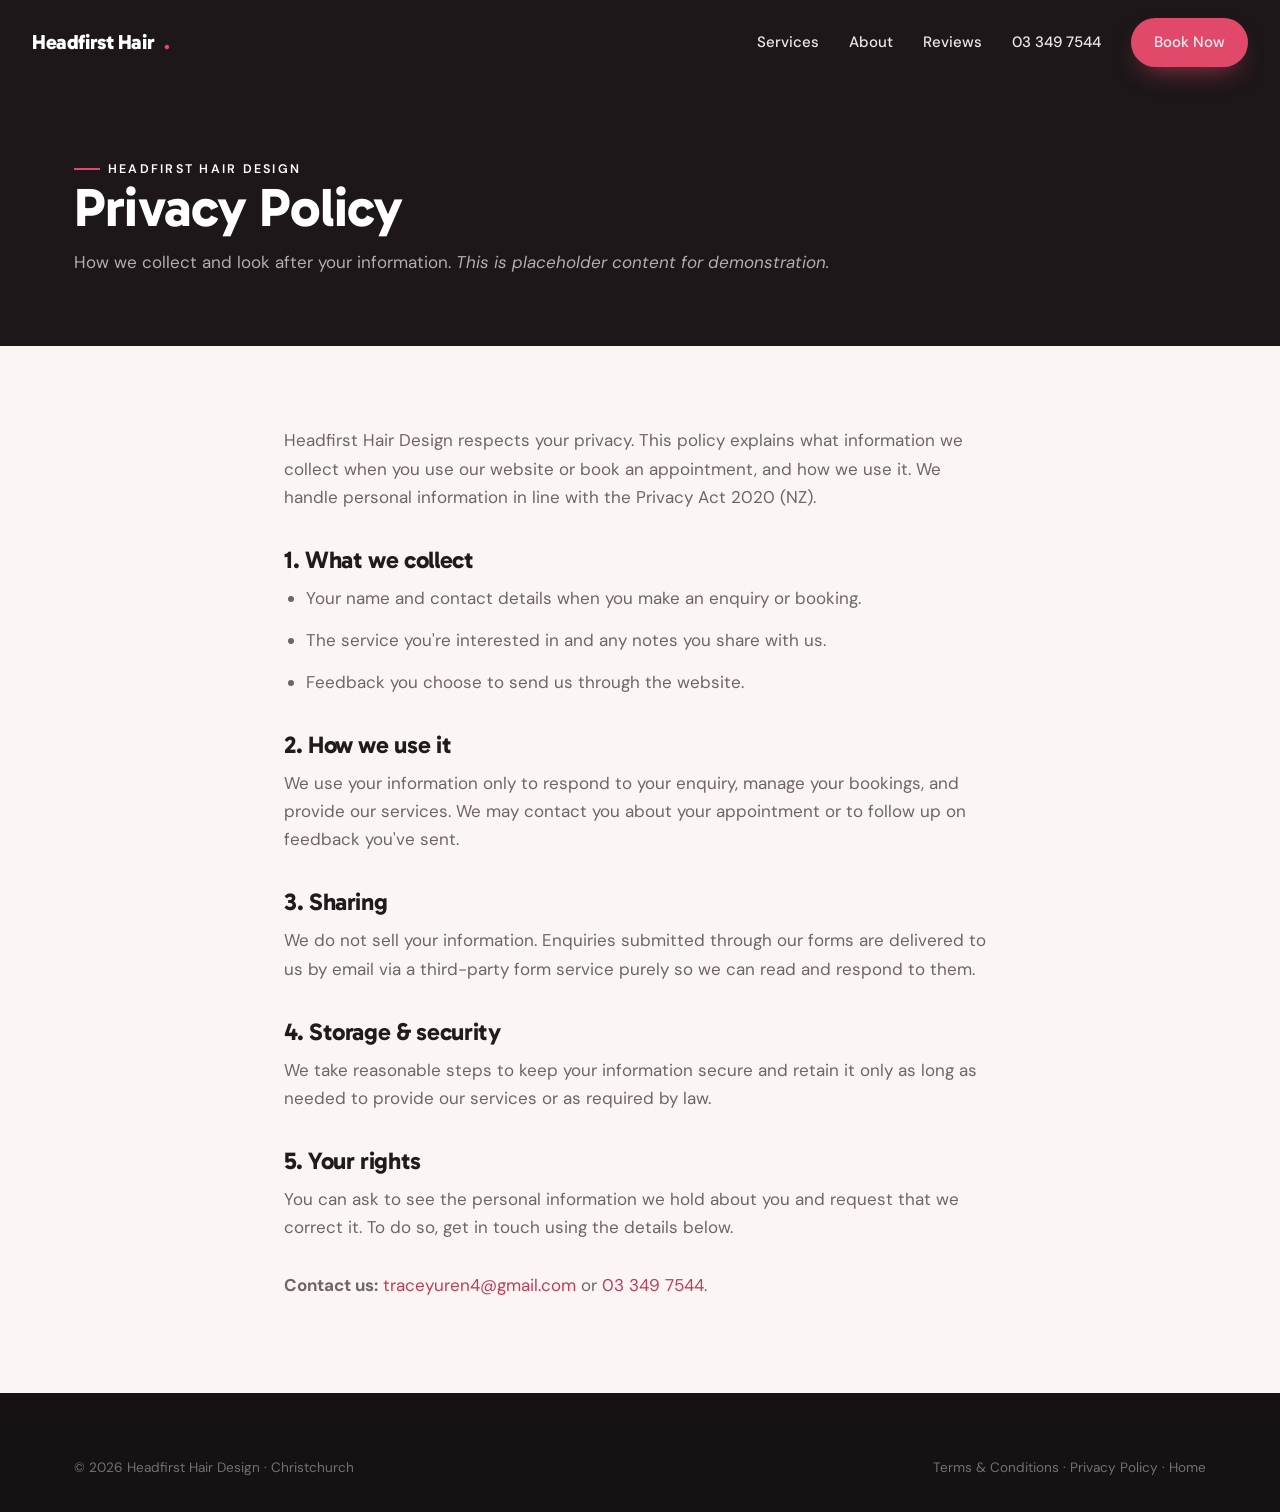
<file: privacy.html>
<!DOCTYPE html>
<html lang="en-NZ">
<head>
<meta charset="UTF-8" />
<meta name="viewport" content="width=device-width, initial-scale=1.0" />
<title>Privacy Policy | Headfirst Hair Design</title>
<meta name="description" content="Privacy policy for Headfirst Hair Design, Christchurch." />
<link rel="icon" href="data:image/svg+xml,%3Csvg xmlns='http://www.w3.org/2000/svg' viewBox='0 0 100 100'%3E%3Crect width='100' height='100' rx='22' fill='%231d1719'/%3E%3Ctext x='50' y='70' font-family='Arial,sans-serif' font-size='58' font-weight='bold' text-anchor='middle' fill='%23e1496a'%3EH%3C/text%3E%3C/svg%3E" />
<link rel="preconnect" href="https://fonts.googleapis.com" />
<link rel="preconnect" href="https://fonts.gstatic.com" crossorigin />
<link href="https://fonts.googleapis.com/css2?family=Gabarito:wght@500;600;700;800&family=DM+Sans:opsz,wght@9..40,400;9..40,500;9..40,600;9..40,700&display=swap" rel="stylesheet" />
<link rel="stylesheet" href="styles.css" />
</head>
<body>

<nav class="nav scrolled">
  <a href="index.html" class="nav__brand">Headfirst Hair<span class="dot">.</span></a>
  <div class="nav__links">
    <a href="index.html#services">Services</a>
    <a href="index.html#about">About</a>
    <a href="index.html#reviews">Reviews</a>
    <a href="tel:+6433497544" class="nav__phone">03 349 7544</a>
    <a href="index.html#contact" class="btn btn--primary nav__cta">Book Now</a>
  </div>
</nav>

<header class="subpage-hero">
  <div class="container">
    <span class="eyebrow hero__eyebrow">Headfirst Hair Design</span>
    <h1>Privacy Policy</h1>
    <p>How we collect and look after your information. <em>This is placeholder content for demonstration.</em></p>
  </div>
</header>

<main class="prose">
  <p>Headfirst Hair Design respects your privacy. This policy explains what information we collect when you use our website or book an appointment, and how we use it. We handle personal information in line with the Privacy Act 2020 (NZ).</p>

  <h2>1. What we collect</h2>
  <ul>
    <li>Your name and contact details when you make an enquiry or booking.</li>
    <li>The service you're interested in and any notes you share with us.</li>
    <li>Feedback you choose to send us through the website.</li>
  </ul>

  <h2>2. How we use it</h2>
  <p>We use your information only to respond to your enquiry, manage your bookings, and provide our services. We may contact you about your appointment or to follow up on feedback you've sent.</p>

  <h2>3. Sharing</h2>
  <p>We do not sell your information. Enquiries submitted through our forms are delivered to us by email via a third-party form service purely so we can read and respond to them.</p>

  <h2>4. Storage &amp; security</h2>
  <p>We take reasonable steps to keep your information secure and retain it only as long as needed to provide our services or as required by law.</p>

  <h2>5. Your rights</h2>
  <p>You can ask to see the personal information we hold about you and request that we correct it. To do so, get in touch using the details below.</p>

  <p style="margin-top:30px;"><strong>Contact us:</strong> <a href="mailto:traceyuren4@gmail.com" style="color:var(--accent-deep);">traceyuren4@gmail.com</a> or <a href="tel:+6433497544" style="color:var(--accent-deep);">03 349 7544</a>.</p>
</main>

<footer class="footer">
  <div class="container">
    <div class="footer__bottom" style="border-top:0;padding-top:0;">
      <span>© <span id="year">2026</span> Headfirst Hair Design · Christchurch</span>
      <span><a href="terms.html">Terms &amp; Conditions</a> · <a href="privacy.html">Privacy Policy</a> · <a href="index.html">Home</a></span>
    </div>
  </div>
</footer>

<script src="app.js"></script>
</body>
</html>
</file>
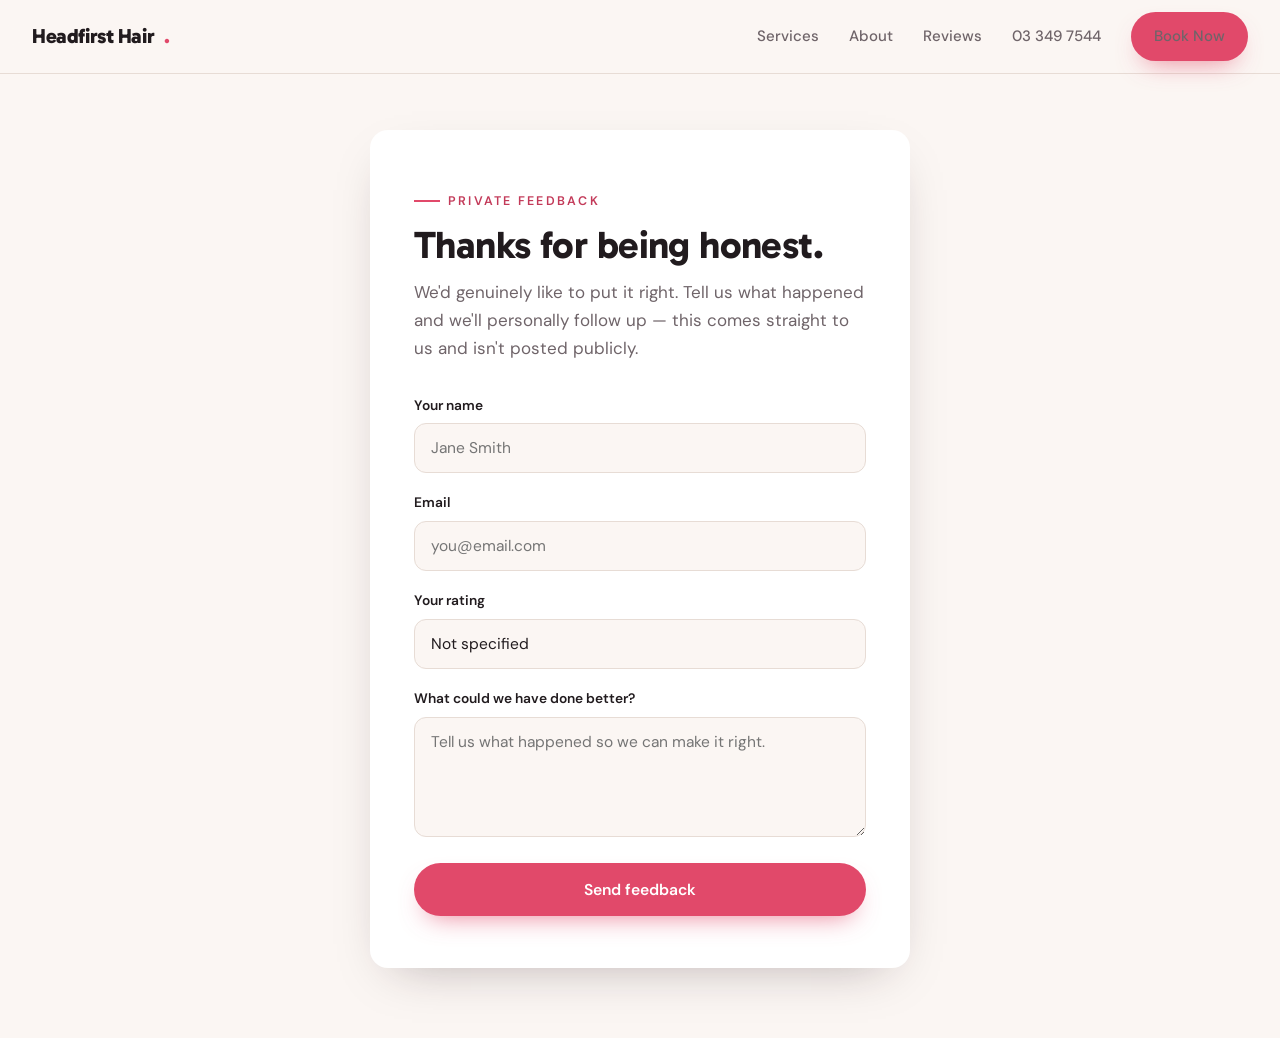
<file: private.html>
<!DOCTYPE html>
<html lang="en-NZ">
<head>
<meta charset="UTF-8" />
<meta name="viewport" content="width=device-width, initial-scale=1.0" />
<title>Tell Us More | Headfirst Hair Design</title>
<meta name="description" content="Share your feedback privately with Headfirst Hair Design." />
<link rel="icon" href="data:image/svg+xml,%3Csvg xmlns='http://www.w3.org/2000/svg' viewBox='0 0 100 100'%3E%3Crect width='100' height='100' rx='22' fill='%231d1719'/%3E%3Ctext x='50' y='70' font-family='Arial,sans-serif' font-size='58' font-weight='bold' text-anchor='middle' fill='%23e1496a'%3EH%3C/text%3E%3C/svg%3E" />
<link rel="preconnect" href="https://fonts.googleapis.com" />
<link rel="preconnect" href="https://fonts.gstatic.com" crossorigin />
<link href="https://fonts.googleapis.com/css2?family=Gabarito:wght@500;600;700;800&family=DM+Sans:opsz,wght@9..40,400;9..40,500;9..40,600;9..40,700&display=swap" rel="stylesheet" />
<link rel="stylesheet" href="styles.css" />
</head>
<body>

<nav class="nav scrolled">
  <a href="index.html" class="nav__brand">Headfirst Hair<span class="dot">.</span></a>
  <div class="nav__links">
    <a href="index.html#services">Services</a>
    <a href="index.html#about">About</a>
    <a href="index.html#reviews">Reviews</a>
    <a href="tel:+6433497544" class="nav__phone">03 349 7544</a>
    <a href="index.html#contact" class="btn btn--primary nav__cta">Book Now</a>
  </div>
</nav>

<main class="review-wrap">
  <div class="review-card" style="text-align:left;">
    <span class="eyebrow">Private feedback</span>
    <h1 style="margin-top:14px;">Thanks for being honest.</h1>
    <p>We'd genuinely like to put it right. Tell us what happened and we'll personally follow up — this comes straight to us and isn't posted publicly.</p>

    <form id="feedbackForm" action="https://formsubmit.co/traceyuren4@gmail.com" method="POST">
      <input type="hidden" name="_subject" value="Private feedback — Headfirst Hair Design" />
      <input type="hidden" name="_captcha" value="false" />
      <input type="hidden" name="_template" value="table" />
      <div class="field">
        <label for="name">Your name</label>
        <input id="name" name="name" type="text" placeholder="Jane Smith" required />
      </div>
      <div class="field">
        <label for="email">Email</label>
        <input id="email" name="email" type="email" placeholder="you@email.com" required />
      </div>
      <div class="field">
        <label for="rating">Your rating</label>
        <input id="rating" name="rating" type="text" readonly />
      </div>
      <div class="field">
        <label for="feedback">What could we have done better?</label>
        <textarea id="feedback" name="feedback" placeholder="Tell us what happened so we can make it right." required></textarea>
      </div>
      <button type="submit" class="btn btn--primary btn--block">Send feedback</button>
    </form>

    <div id="successState" class="success-box" style="display:none;">
      Thank you — your feedback has been sent straight to Tracey. We'll be in touch soon.
    </div>
  </div>
</main>

<script>
  // Pre-fill rating from URL (?rating=X)
  var params = new URLSearchParams(window.location.search);
  var rating = params.get("rating");
  var ratingField = document.getElementById("rating");
  if (rating && /^[1-5]$/.test(rating)) {
    ratingField.value = rating + " out of 5 stars";
  } else {
    ratingField.value = "Not specified";
  }

  // Show success state after submit (FormSubmit AJAX endpoint)
  var form = document.getElementById("feedbackForm");
  form.addEventListener("submit", function (e) {
    e.preventDefault();
    var data = new FormData(form);
    fetch("https://formsubmit.co/ajax/traceyuren4@gmail.com", {
      method: "POST",
      headers: { "Accept": "application/json" },
      body: data
    }).then(function () {
      form.style.display = "none";
      document.getElementById("successState").style.display = "block";
    }).catch(function () {
      // Fallback: submit normally
      form.removeEventListener("submit", arguments.callee);
      form.submit();
    });
  });
</script>
</body>
</html>
</file>
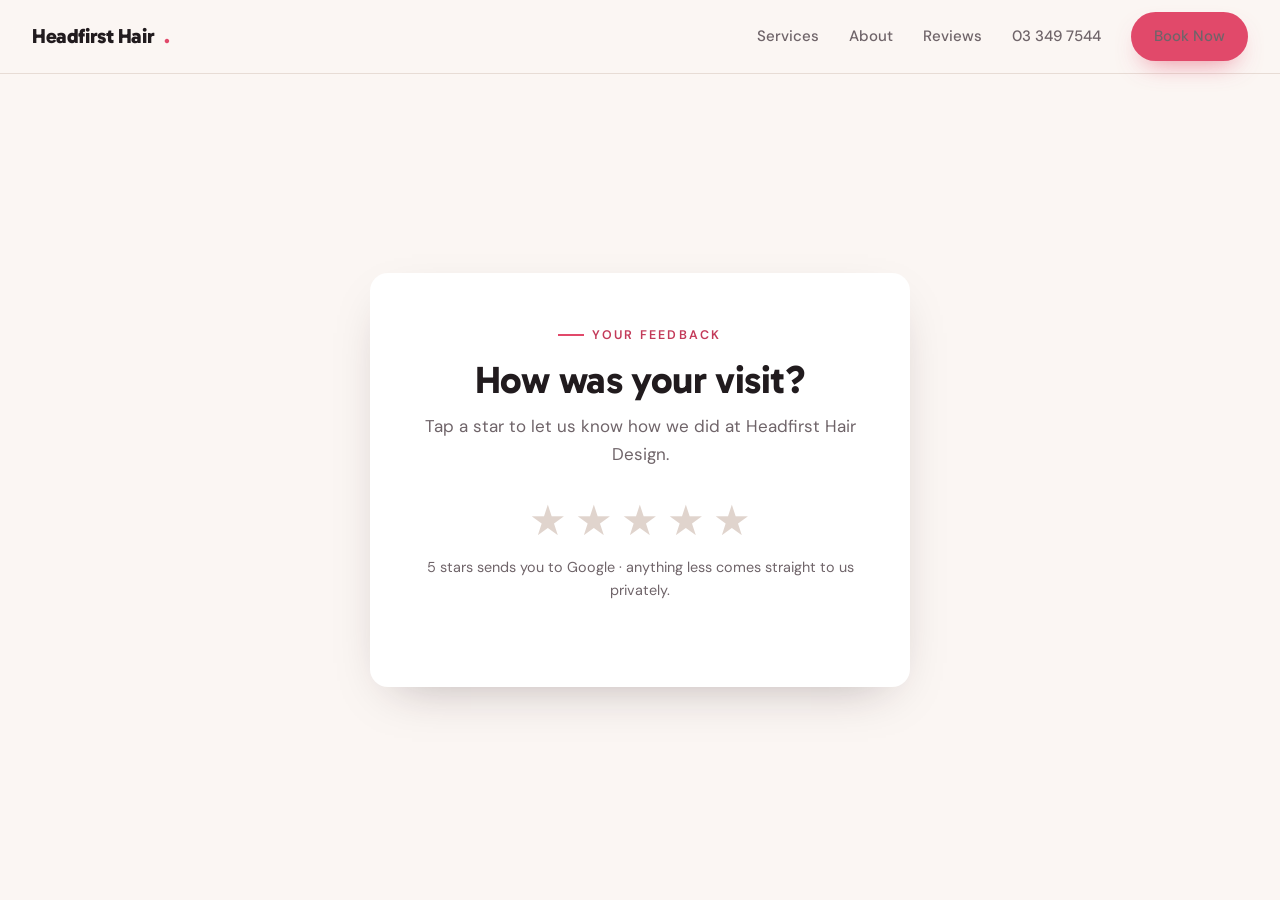
<file: review.html>
<!DOCTYPE html>
<html lang="en-NZ">
<head>
<meta charset="UTF-8" />
<meta name="viewport" content="width=device-width, initial-scale=1.0" />
<title>Leave a Review | Headfirst Hair Design</title>
<meta name="description" content="Tell us how your visit to Headfirst Hair Design went." />
<link rel="icon" href="data:image/svg+xml,%3Csvg xmlns='http://www.w3.org/2000/svg' viewBox='0 0 100 100'%3E%3Crect width='100' height='100' rx='22' fill='%231d1719'/%3E%3Ctext x='50' y='70' font-family='Arial,sans-serif' font-size='58' font-weight='bold' text-anchor='middle' fill='%23e1496a'%3EH%3C/text%3E%3C/svg%3E" />
<link rel="preconnect" href="https://fonts.googleapis.com" />
<link rel="preconnect" href="https://fonts.gstatic.com" crossorigin />
<link href="https://fonts.googleapis.com/css2?family=Gabarito:wght@500;600;700;800&family=DM+Sans:opsz,wght@9..40,400;9..40,500;9..40,600;9..40,700&display=swap" rel="stylesheet" />
<link rel="stylesheet" href="styles.css" />
</head>
<body>

<nav class="nav scrolled">
  <a href="index.html" class="nav__brand">Headfirst Hair<span class="dot">.</span></a>
  <div class="nav__links">
    <a href="index.html#services">Services</a>
    <a href="index.html#about">About</a>
    <a href="index.html#reviews">Reviews</a>
    <a href="tel:+6433497544" class="nav__phone">03 349 7544</a>
    <a href="index.html#contact" class="btn btn--primary nav__cta">Book Now</a>
  </div>
</nav>

<main class="review-wrap">
  <div class="review-card">
    <span class="eyebrow" style="justify-content:center;display:flex;">Your feedback</span>
    <h1 style="margin-top:14px;">How was your visit?</h1>
    <p>Tap a star to let us know how we did at Headfirst Hair Design.</p>
    <div class="star-pick" id="stars">
      <button data-rating="5" aria-label="5 stars">★</button>
      <button data-rating="4" aria-label="4 stars">★</button>
      <button data-rating="3" aria-label="3 stars">★</button>
      <button data-rating="2" aria-label="2 stars">★</button>
      <button data-rating="1" aria-label="1 star">★</button>
    </div>
    <p class="review-hint">5 stars sends you to Google · anything less comes straight to us privately.</p>
  </div>
</main>

<script>
  // 4-5 stars -> Google review. 1-3 stars -> private feedback page.
  var GOOGLE_REVIEW_URL = "https://g.page/r/PLACEHOLDER";
  document.getElementById("stars").addEventListener("click", function (e) {
    var btn = e.target.closest("button[data-rating]");
    if (!btn) return;
    var rating = parseInt(btn.getAttribute("data-rating"), 10);
    // light up
    var all = this.querySelectorAll("button");
    all.forEach(function (b) { b.classList.remove("lit"); });
    btn.classList.add("lit");
    setTimeout(function () {
      if (rating >= 4) {
        window.location.href = GOOGLE_REVIEW_URL;
      } else {
        window.location.href = "private.html?rating=" + rating;
      }
    }, 280);
  });
</script>
</body>
</html>
</file>
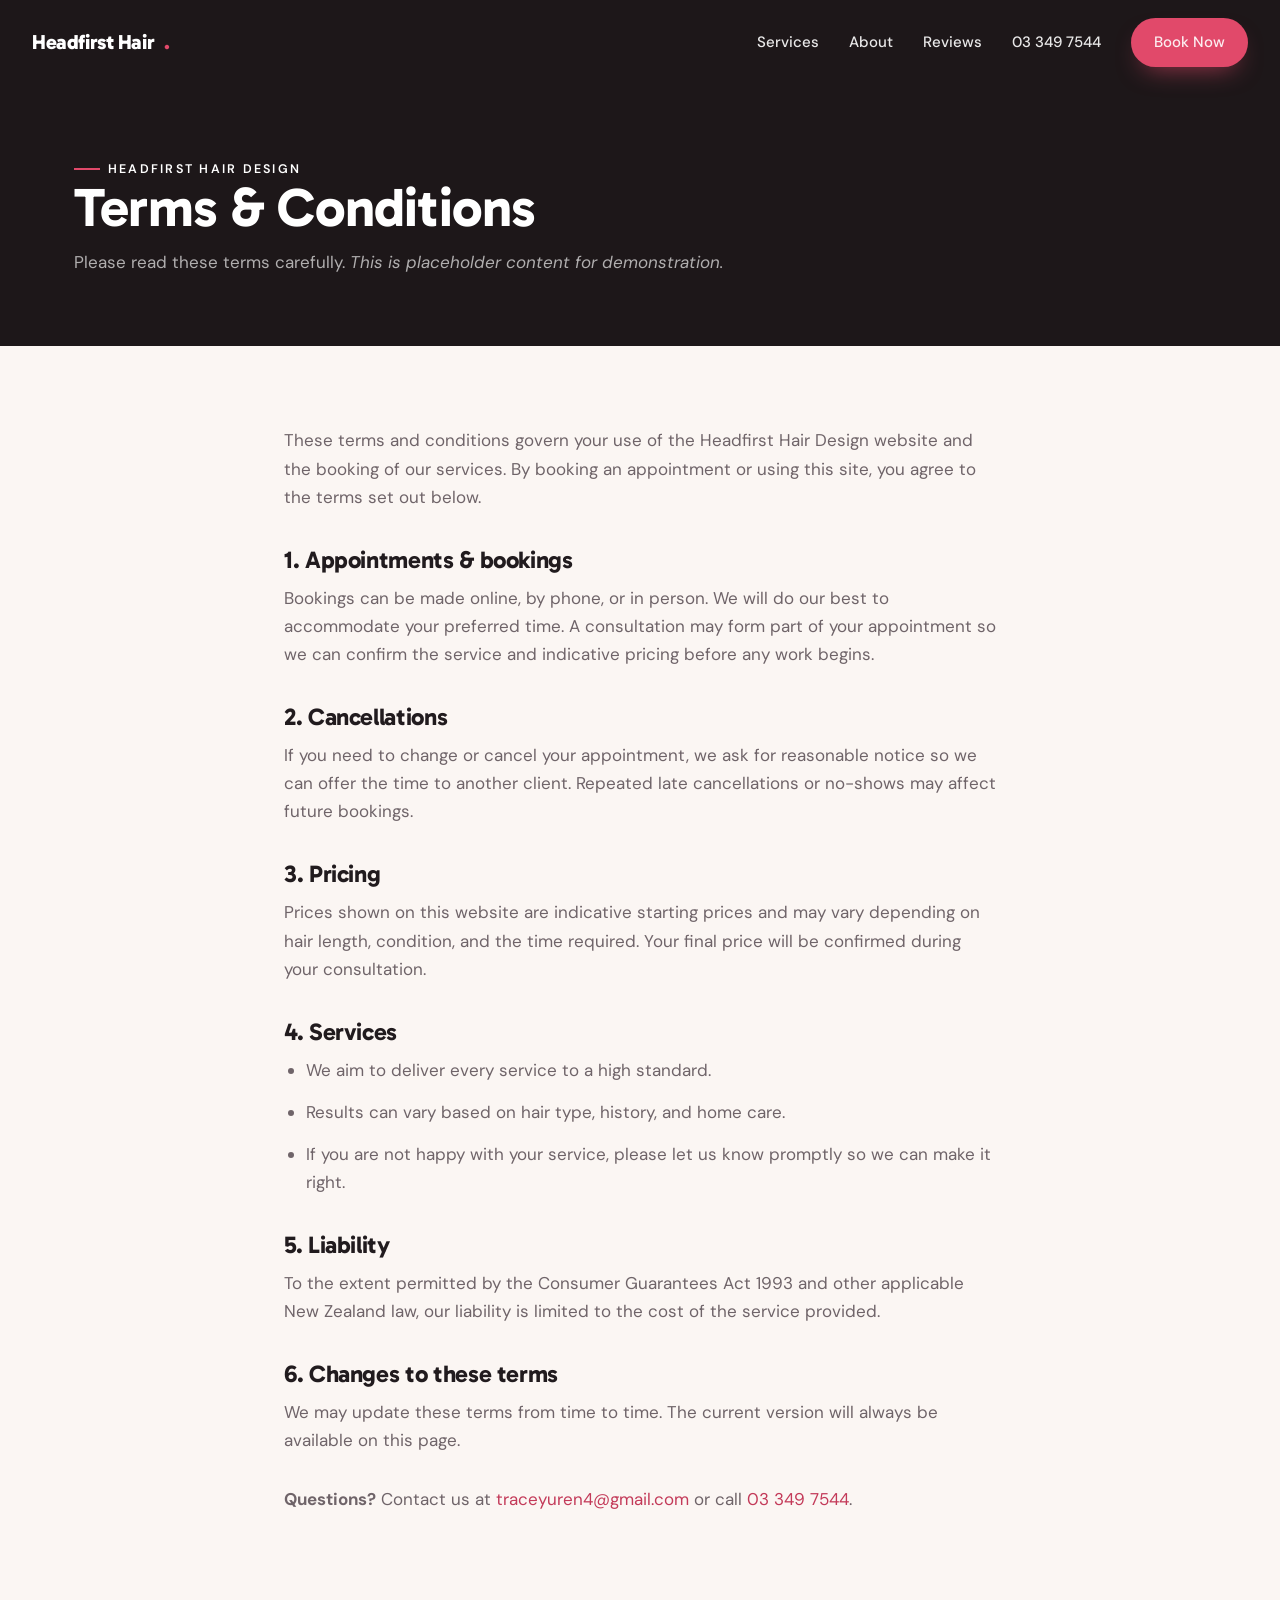
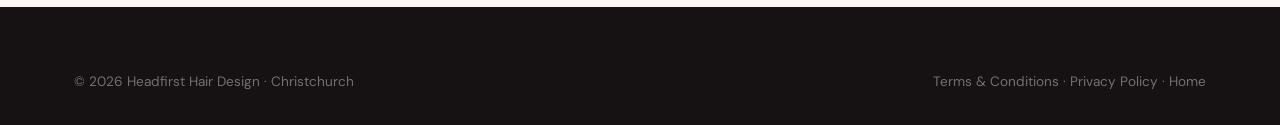
<file: terms.html>
<!DOCTYPE html>
<html lang="en-NZ">
<head>
<meta charset="UTF-8" />
<meta name="viewport" content="width=device-width, initial-scale=1.0" />
<title>Terms &amp; Conditions | Headfirst Hair Design</title>
<meta name="description" content="Terms and conditions for Headfirst Hair Design, Christchurch." />
<link rel="icon" href="data:image/svg+xml,%3Csvg xmlns='http://www.w3.org/2000/svg' viewBox='0 0 100 100'%3E%3Crect width='100' height='100' rx='22' fill='%231d1719'/%3E%3Ctext x='50' y='70' font-family='Arial,sans-serif' font-size='58' font-weight='bold' text-anchor='middle' fill='%23e1496a'%3EH%3C/text%3E%3C/svg%3E" />
<link rel="preconnect" href="https://fonts.googleapis.com" />
<link rel="preconnect" href="https://fonts.gstatic.com" crossorigin />
<link href="https://fonts.googleapis.com/css2?family=Gabarito:wght@500;600;700;800&family=DM+Sans:opsz,wght@9..40,400;9..40,500;9..40,600;9..40,700&display=swap" rel="stylesheet" />
<link rel="stylesheet" href="styles.css" />
</head>
<body>

<nav class="nav scrolled">
  <a href="index.html" class="nav__brand">Headfirst Hair<span class="dot">.</span></a>
  <div class="nav__links">
    <a href="index.html#services">Services</a>
    <a href="index.html#about">About</a>
    <a href="index.html#reviews">Reviews</a>
    <a href="tel:+6433497544" class="nav__phone">03 349 7544</a>
    <a href="index.html#contact" class="btn btn--primary nav__cta">Book Now</a>
  </div>
</nav>

<header class="subpage-hero">
  <div class="container">
    <span class="eyebrow hero__eyebrow">Headfirst Hair Design</span>
    <h1>Terms &amp; Conditions</h1>
    <p>Please read these terms carefully. <em>This is placeholder content for demonstration.</em></p>
  </div>
</header>

<main class="prose">
  <p>These terms and conditions govern your use of the Headfirst Hair Design website and the booking of our services. By booking an appointment or using this site, you agree to the terms set out below.</p>

  <h2>1. Appointments &amp; bookings</h2>
  <p>Bookings can be made online, by phone, or in person. We will do our best to accommodate your preferred time. A consultation may form part of your appointment so we can confirm the service and indicative pricing before any work begins.</p>

  <h2>2. Cancellations</h2>
  <p>If you need to change or cancel your appointment, we ask for reasonable notice so we can offer the time to another client. Repeated late cancellations or no-shows may affect future bookings.</p>

  <h2>3. Pricing</h2>
  <p>Prices shown on this website are indicative starting prices and may vary depending on hair length, condition, and the time required. Your final price will be confirmed during your consultation.</p>

  <h2>4. Services</h2>
  <ul>
    <li>We aim to deliver every service to a high standard.</li>
    <li>Results can vary based on hair type, history, and home care.</li>
    <li>If you are not happy with your service, please let us know promptly so we can make it right.</li>
  </ul>

  <h2>5. Liability</h2>
  <p>To the extent permitted by the Consumer Guarantees Act 1993 and other applicable New Zealand law, our liability is limited to the cost of the service provided.</p>

  <h2>6. Changes to these terms</h2>
  <p>We may update these terms from time to time. The current version will always be available on this page.</p>

  <p style="margin-top:30px;"><strong>Questions?</strong> Contact us at <a href="mailto:traceyuren4@gmail.com" style="color:var(--accent-deep);">traceyuren4@gmail.com</a> or call <a href="tel:+6433497544" style="color:var(--accent-deep);">03 349 7544</a>.</p>
</main>

<footer class="footer">
  <div class="container">
    <div class="footer__bottom" style="border-top:0;padding-top:0;">
      <span>© <span id="year">2026</span> Headfirst Hair Design · Christchurch</span>
      <span><a href="terms.html">Terms &amp; Conditions</a> · <a href="privacy.html">Privacy Policy</a> · <a href="index.html">Home</a></span>
    </div>
  </div>
</footer>

<script src="app.js"></script>
</body>
</html>
</file>
<file: styles.css>
/* Headfirst Hair Design — Fresh archetype
   Display: Gabarito · Body: DM Sans
   Accent: warm rose. Anchor: deep aubergine-charcoal. */

:root {
  --bg: #fbf6f3;          /* light */
  --bone: #f3eae4;        /* alternate band */
  --ink: #211b1e;         /* primary text */
  --muted: #6f6469;       /* secondary text */
  --anchor: #1d1719;      /* dark anchor (hero / banner / footer / contact) */
  --anchor-soft: #2a2225;
  --accent: #e1496a;      /* saturated rose */
  --accent-deep: #c33a59;
  --accent-soft: #fbe4ea;
  --line: #e7dcd5;
  --white: #ffffff;
  --radius: 18px;
  --radius-sm: 12px;
  --shadow: 0 18px 50px -24px rgba(40, 20, 28, 0.35);
  --shadow-soft: 0 10px 30px -18px rgba(40, 20, 28, 0.25);
  --maxw: 1180px;
  --ease: cubic-bezier(0.22, 1, 0.36, 1);
}

* { box-sizing: border-box; margin: 0; padding: 0; }

html { scroll-behavior: smooth; -webkit-text-size-adjust: 100%; }
@media (prefers-reduced-motion: reduce) {
  html { scroll-behavior: auto; }
}

body {
  font-family: "DM Sans", system-ui, -apple-system, sans-serif;
  color: var(--ink);
  background: var(--bg);
  line-height: 1.65;
  font-size: 17px;
  overflow-x: hidden;
}

h1, h2, h3, h4 {
  font-family: "Gabarito", system-ui, sans-serif;
  font-weight: 700;
  line-height: 1.05;
  letter-spacing: -0.015em;
  color: var(--ink);
}

a { color: inherit; text-decoration: none; }
img { display: block; max-width: 100%; }

.container {
  width: 100%;
  max-width: var(--maxw);
  margin: 0 auto;
  padding: 0 24px;
}

.eyebrow {
  display: inline-flex;
  align-items: center;
  gap: 8px;
  font-family: "DM Sans", sans-serif;
  font-weight: 600;
  font-size: 0.78rem;
  letter-spacing: 0.18em;
  text-transform: uppercase;
  color: var(--accent-deep);
}
.eyebrow::before {
  content: "";
  width: 26px; height: 2px;
  background: var(--accent);
  display: inline-block;
}

.section { padding: 104px 0; }
.section--bone { background: var(--bone); }
.section-head { max-width: 640px; margin-bottom: 54px; }
.section-head h2 { font-size: clamp(2rem, 4.2vw, 3.1rem); margin: 16px 0 14px; }
.section-head p { color: var(--muted); font-size: 1.05rem; }

/* ---------- Buttons ---------- */
.btn {
  display: inline-flex;
  align-items: center;
  justify-content: center;
  gap: 9px;
  font-family: "DM Sans", sans-serif;
  font-weight: 600;
  font-size: 0.98rem;
  padding: 15px 28px;
  border-radius: 100px;
  border: 1.5px solid transparent;
  cursor: pointer;
  transition: transform .35s var(--ease), background .3s, color .3s, box-shadow .3s, border-color .3s;
  will-change: transform;
}
.btn--primary { background: var(--accent); color: #fff; box-shadow: 0 12px 26px -12px rgba(225,73,106,.7); }
.btn--primary:hover { background: var(--accent-deep); transform: translateY(-2px); }
.btn--ghost { background: transparent; color: var(--ink); border-color: var(--line); }
.btn--ghost:hover { border-color: var(--accent); color: var(--accent-deep); transform: translateY(-2px); }
.btn--light { background: rgba(255,255,255,.12); color: #fff; border-color: rgba(255,255,255,.35); backdrop-filter: blur(6px); }
.btn--light:hover { background: rgba(255,255,255,.22); transform: translateY(-2px); }
.btn--block { width: 100%; }

/* ---------- Nav ---------- */
.nav {
  position: fixed;
  top: 0; left: 0; right: 0;
  z-index: 100;
  display: flex;
  align-items: center;
  justify-content: space-between;
  padding: 18px 32px;
  transition: background .4s, box-shadow .4s, padding .4s;
}
.nav.scrolled {
  background: rgba(251,246,243,.88);
  backdrop-filter: blur(14px);
  box-shadow: 0 1px 0 var(--line);
  padding: 12px 32px;
}
.nav__brand {
  font-family: "Gabarito", sans-serif;
  font-weight: 800;
  font-size: 1.28rem;
  letter-spacing: -0.02em;
  color: #fff;
  transition: color .4s;
  display: flex; align-items: center; gap: 10px;
}
.nav.scrolled .nav__brand { color: var(--ink); }
.nav__brand .dot { color: var(--accent); }
.nav__links { display: flex; align-items: center; gap: 30px; }
.nav__links a {
  font-size: .94rem; font-weight: 500; color: rgba(255,255,255,.9);
  transition: color .3s; position: relative;
}
.nav.scrolled .nav__links a { color: var(--muted); }
.nav__links a:hover { color: var(--accent); }
.nav__phone {
  font-weight: 600;
}
.nav__cta { padding: 11px 22px; font-size: .92rem; }
.nav__toggle { display: none; background: none; border: 0; cursor: pointer; flex-direction: column; gap: 5px; }
.nav__toggle span { width: 26px; height: 2px; background: #fff; transition: background .4s; }
.nav.scrolled .nav__toggle span { background: var(--ink); }

@media (max-width: 860px) {
  .nav__links { display: none; }
  .nav__toggle { display: flex; }
}

/* ---------- Hero ---------- */
.hero {
  position: relative;
  min-height: 100svh;
  display: flex;
  align-items: flex-end;
  background: var(--anchor); /* fallback if images slow */
  color: #fff;
  overflow: hidden;
}
.hero__slides { position: absolute; inset: 0; z-index: 0; }
.hero__slide {
  position: absolute; inset: 0;
  background-size: cover;
  background-position: center;
  opacity: 0;
  transform: scale(1.06);
  transition: opacity 1.6s ease, transform 7s linear;
}
.hero__slide.active { opacity: 1; transform: scale(1); }
.hero__overlay {
  position: absolute; inset: 0; z-index: 1;
  background:
    linear-gradient(180deg, rgba(29,23,25,.35) 0%, rgba(29,23,25,.55) 55%, rgba(29,23,25,.9) 100%),
    radial-gradient(120% 90% at 80% 10%, rgba(225,73,106,.22), transparent 55%);
}
.hero__inner {
  position: relative; z-index: 2;
  width: 100%; max-width: var(--maxw);
  margin: 0 auto;
  padding: 0 24px 92px;
}
.hero__eyebrow { color: #fff; }
.hero__eyebrow::before { background: var(--accent); }
.hero h1 {
  color: #fff;
  font-size: clamp(2.6rem, 6.4vw, 5rem);
  max-width: 16ch;
  margin: 18px 0 22px;
}
.hero h1 em { font-style: normal; color: var(--accent); }
.hero__sub {
  font-size: clamp(1.05rem, 2vw, 1.25rem);
  color: rgba(255,255,255,.85);
  max-width: 52ch;
  margin-bottom: 34px;
}
.hero__cta { display: flex; gap: 14px; flex-wrap: wrap; }
.hero__scroll {
  position: absolute; bottom: 26px; left: 50%; transform: translateX(-50%);
  z-index: 2; color: rgba(255,255,255,.6); font-size: .76rem;
  letter-spacing: .22em; text-transform: uppercase; display: flex;
  flex-direction: column; align-items: center; gap: 8px;
}
.hero__scroll span { width: 1px; height: 34px; background: rgba(255,255,255,.4); animation: scrollLine 2s var(--ease) infinite; }
@keyframes scrollLine { 0%,100%{ transform: scaleY(.4); opacity:.3 } 50%{ transform: scaleY(1); opacity:1 } }

/* ---------- Trust strip ---------- */
.trust {
  background: var(--anchor);
  color: #fff;
  padding: 0;
}
.trust__grid {
  display: grid; grid-template-columns: repeat(3,1fr);
  border-top: 1px solid rgba(255,255,255,.08);
}
.trust__item {
  padding: 40px 34px;
  display: flex; gap: 18px; align-items: flex-start;
  border-right: 1px solid rgba(255,255,255,.08);
}
.trust__item:last-child { border-right: 0; }
.trust__icon {
  flex-shrink: 0; width: 46px; height: 46px; border-radius: 50%;
  background: rgba(225,73,106,.16); color: var(--accent);
  display: grid; place-items: center;
}
.trust__icon svg { width: 22px; height: 22px; }
.trust__item h3 { color: #fff; font-size: 1.08rem; margin-bottom: 4px; }
.trust__item p { color: rgba(255,255,255,.6); font-size: .93rem; line-height: 1.5; }

@media (max-width: 760px) {
  .trust__grid { grid-template-columns: 1fr; }
  .trust__item { border-right: 0; border-bottom: 1px solid rgba(255,255,255,.08); }
}

/* ---------- Services ---------- */
.svc-grid { display: grid; grid-template-columns: repeat(3,1fr); gap: 24px; }
.svc-card {
  background: var(--white);
  border: 1px solid var(--line);
  border-radius: var(--radius);
  padding: 34px 30px;
  transition: transform .4s var(--ease), box-shadow .4s, border-color .4s;
  position: relative; overflow: hidden;
}
.svc-card::after {
  content:""; position:absolute; left:0; top:0; height:3px; width:0; background:var(--accent);
  transition: width .4s var(--ease);
}
.svc-card:hover { transform: translateY(-6px); box-shadow: var(--shadow); border-color: transparent; }
.svc-card:hover::after { width: 100%; }
.svc-card__icon {
  width: 52px; height: 52px; border-radius: 14px;
  background: var(--accent-soft); color: var(--accent-deep);
  display: grid; place-items: center; margin-bottom: 22px;
}
.svc-card__icon svg { width: 26px; height: 26px; }
.svc-card h3 { font-size: 1.28rem; margin-bottom: 10px; }
.svc-card p { color: var(--muted); font-size: .97rem; }
.svc-card .price { display:block; margin-top:16px; font-weight:600; color:var(--accent-deep); font-size:.92rem; }

@media (max-width: 960px) { .svc-grid { grid-template-columns: repeat(2,1fr); } }
@media (max-width: 620px) { .svc-grid { grid-template-columns: 1fr; } }

/* ---------- About ---------- */
.about { display: grid; grid-template-columns: 1fr 1fr; gap: 64px; align-items: center; }
.about__media { position: relative; }
.about__media img {
  width: 100%; aspect-ratio: 4/3; object-fit: cover;
  border-radius: var(--radius); box-shadow: var(--shadow);
}
.about__tag {
  position: absolute; bottom: -18px; left: -18px;
  background: var(--accent); color: #fff;
  padding: 18px 24px; border-radius: var(--radius-sm);
  font-family: "Gabarito", sans-serif; font-weight: 700; line-height: 1.1;
  box-shadow: var(--shadow-soft);
}
.about__tag span { display:block; font-size: .8rem; font-weight: 500; opacity: .85; font-family:"DM Sans",sans-serif; }
.about__copy h2 { font-size: clamp(2rem, 4vw, 2.9rem); margin: 14px 0 18px; }
.about__copy p { color: var(--muted); margin-bottom: 16px; }
.checklist { list-style: none; margin-top: 26px; display: grid; gap: 14px; }
.checklist li { display: flex; gap: 12px; align-items: flex-start; font-weight: 500; }
.checklist svg { flex-shrink: 0; width: 22px; height: 22px; color: var(--accent); margin-top: 2px; }

@media (max-width: 860px) {
  .about { grid-template-columns: 1fr; gap: 48px; }
  .about__tag { left: 16px; }
}

/* ---------- Crew ---------- */
.crew-grid { display: grid; grid-template-columns: repeat(3,1fr); gap: 24px; }
.crew-card {
  background: var(--white); border: 1px solid var(--line);
  border-radius: var(--radius); padding: 34px 28px; text-align: center;
  transition: transform .4s var(--ease), box-shadow .4s;
}
.crew-card:hover { transform: translateY(-5px); box-shadow: var(--shadow); }
.crew-avatar {
  width: 88px; height: 88px; border-radius: 50%; margin: 0 auto 18px;
  background: var(--anchor); color: #fff;
  display: grid; place-items: center;
  font-family: "Gabarito", sans-serif; font-weight: 700; font-size: 1.7rem;
  border: 3px solid var(--accent);
}
.crew-card h3 { font-size: 1.2rem; }
.crew-card .role { color: var(--accent-deep); font-weight: 600; font-size: .9rem; margin: 4px 0 12px; }
.crew-card p { color: var(--muted); font-size: .93rem; }
.badge {
  display: inline-block; background: var(--accent-soft); color: var(--accent-deep);
  font-size: .72rem; font-weight: 700; letter-spacing: .12em; text-transform: uppercase;
  padding: 6px 14px; border-radius: 100px; margin-bottom: 18px;
}
@media (max-width: 860px) { .crew-grid { grid-template-columns: 1fr; max-width: 420px; margin: 0 auto; } }

/* ---------- Reviews ---------- */
.rev-grid { display: grid; grid-template-columns: repeat(3,1fr); gap: 24px; }
.rev-card {
  background: var(--white); border: 1px solid var(--line);
  border-radius: var(--radius); padding: 32px 30px;
  box-shadow: var(--shadow-soft);
}
.rev-stars { color: #f5a623; letter-spacing: 2px; margin-bottom: 14px; font-size: 1.05rem; }
.rev-card p { font-size: 1.02rem; color: var(--ink); margin-bottom: 20px; line-height: 1.6; }
.rev-author { display: flex; align-items: center; gap: 12px; }
.rev-author .ra-avatar {
  width: 42px; height: 42px; border-radius: 50%; background: var(--accent-soft);
  color: var(--accent-deep); display: grid; place-items: center; font-weight: 700; font-size: .9rem;
  font-family: "Gabarito", sans-serif;
}
.rev-author .ra-name { font-weight: 600; font-size: .95rem; }
.rev-author .ra-where { color: var(--muted); font-size: .85rem; }
@media (max-width: 960px) { .rev-grid { grid-template-columns: 1fr; max-width: 480px; margin: 0 auto; } }

/* ---------- Review funnel banner ---------- */
.funnel {
  background: var(--anchor); color: #fff; text-align: center;
  padding: 88px 0; position: relative; overflow: hidden;
}
.funnel::before {
  content:""; position:absolute; inset:0;
  background: radial-gradient(60% 120% at 50% 0%, rgba(225,73,106,.28), transparent 60%);
}
.funnel__inner { position: relative; z-index: 1; max-width: 640px; margin: 0 auto; }
.funnel .stars { color: #f5a623; font-size: 1.8rem; letter-spacing: 6px; margin-bottom: 20px; }
.funnel h2 { color: #fff; font-size: clamp(1.9rem, 4vw, 2.8rem); margin-bottom: 14px; }
.funnel p { color: rgba(255,255,255,.7); margin-bottom: 30px; }

/* ---------- Contact ---------- */
.contact { background: var(--anchor); color: #fff; }
.contact-grid { display: grid; grid-template-columns: 0.9fr 1.1fr; gap: 56px; align-items: start; }
.contact-info .eyebrow { color: var(--accent); }
.contact-info .eyebrow::before { background: var(--accent); }
.contact-info h2 { color: #fff; font-size: clamp(2rem,4vw,2.9rem); margin: 14px 0 18px; }
.contact-info > p { color: rgba(255,255,255,.7); margin-bottom: 30px; }
.contact-list { list-style: none; display: grid; gap: 20px; }
.contact-list li { display: flex; gap: 16px; align-items: flex-start; }
.contact-list .ci-icon {
  width: 44px; height: 44px; border-radius: 12px; flex-shrink: 0;
  background: rgba(225,73,106,.16); color: var(--accent);
  display: grid; place-items: center;
}
.contact-list .ci-icon svg { width: 21px; height: 21px; }
.contact-list .ci-label { color: rgba(255,255,255,.5); font-size: .8rem; text-transform: uppercase; letter-spacing: .1em; }
.contact-list .ci-val { color: #fff; font-weight: 600; font-size: 1.05rem; }
.contact-list .ci-val:hover { color: var(--accent); }

.form-card { background: var(--white); border-radius: var(--radius); padding: 38px; box-shadow: var(--shadow); }
.field { margin-bottom: 18px; }
.field label { display: block; font-size: .86rem; font-weight: 600; color: var(--ink); margin-bottom: 7px; }
.field input, .field select, .field textarea {
  width: 100%; padding: 14px 16px; border: 1.5px solid var(--line);
  border-radius: var(--radius-sm); font-family: inherit; font-size: .97rem; color: var(--ink);
  background: var(--bg); transition: border-color .3s, box-shadow .3s;
}
.field input:focus, .field select:focus, .field textarea:focus {
  outline: none; border-color: var(--accent); box-shadow: 0 0 0 4px var(--accent-soft);
}
.field textarea { resize: vertical; min-height: 120px; }
.field-row { display: grid; grid-template-columns: 1fr 1fr; gap: 16px; }

@media (max-width: 860px) {
  .contact-grid { grid-template-columns: 1fr; gap: 40px; }
  .field-row { grid-template-columns: 1fr; }
}

/* ---------- Footer ---------- */
.footer { background: #161113; color: rgba(255,255,255,.6); padding: 64px 0 32px; }
.footer__top { display: grid; grid-template-columns: 2fr 1fr 1fr; gap: 40px; margin-bottom: 44px; }
.footer__brand { font-family: "Gabarito", sans-serif; font-weight: 800; font-size: 1.5rem; color: #fff; margin-bottom: 14px; }
.footer__brand .dot { color: var(--accent); }
.footer__col p { font-size: .94rem; max-width: 34ch; }
.footer__col h4 { color: #fff; font-size: .82rem; text-transform: uppercase; letter-spacing: .14em; margin-bottom: 16px; }
.footer__col ul { list-style: none; display: grid; gap: 10px; }
.footer__col a { font-size: .94rem; transition: color .3s; }
.footer__col a:hover { color: var(--accent); }
.footer__bottom {
  border-top: 1px solid rgba(255,255,255,.1); padding-top: 26px;
  display: flex; justify-content: space-between; gap: 16px; flex-wrap: wrap;
  font-size: .85rem; color: rgba(255,255,255,.4);
}
@media (max-width: 760px) { .footer__top { grid-template-columns: 1fr; gap: 30px; } }

/* ---------- Reveal animation ---------- */
.reveal { opacity: 0; transform: translateY(28px); transition: opacity .8s var(--ease), transform .8s var(--ease); }
.reveal.in { opacity: 1; transform: none; }
@media (prefers-reduced-motion: reduce) {
  .reveal { opacity: 1 !important; transform: none !important; }
  .hero__slide { transition: opacity .01s; }
  .hero__scroll span { animation: none; }
}

/* ---------- Intro overlay ---------- */
.intro {
  position: fixed; inset: 0; z-index: 9999;
  background: var(--anchor); display: grid; place-items: center;
  transition: opacity .8s var(--ease), visibility .8s;
}
.intro.done { opacity: 0; visibility: hidden; }
.intro__logo {
  font-family: "Gabarito", sans-serif; font-weight: 800; color: #fff;
  font-size: clamp(1.6rem, 5vw, 2.6rem); letter-spacing: -0.02em;
  opacity: 0; transform: translateY(12px); animation: introIn .9s var(--ease) forwards;
}
.intro__logo .dot { color: var(--accent); }
@keyframes introIn { to { opacity: 1; transform: none; } }
@media (prefers-reduced-motion: reduce) { .intro { display: none; } }

/* ---------- Sub-page (terms/privacy/review/private) ---------- */
.subpage-hero {
  background: var(--anchor); color: #fff; padding: 150px 0 70px;
}
.subpage-hero h1 { color: #fff; font-size: clamp(2.2rem, 5vw, 3.4rem); }
.subpage-hero p { color: rgba(255,255,255,.65); margin-top: 12px; }
.prose { max-width: 760px; margin: 0 auto; padding: 80px 24px; }
.prose h2 { font-size: 1.5rem; margin: 36px 0 12px; }
.prose h3 { font-size: 1.15rem; margin: 26px 0 8px; }
.prose p, .prose li { color: var(--muted); margin-bottom: 14px; }
.prose ul { padding-left: 22px; margin-bottom: 14px; }

/* ---------- Review picker ---------- */
.review-wrap { min-height: 100svh; display: grid; place-items: center; padding: 130px 24px 70px; background: var(--bg); }
.review-card {
  background: var(--white); border-radius: var(--radius); box-shadow: var(--shadow);
  padding: 52px 44px; max-width: 540px; width: 100%; text-align: center;
}
.review-card h1 { font-size: clamp(1.8rem,4vw,2.4rem); margin-bottom: 12px; }
.review-card > p { color: var(--muted); margin-bottom: 32px; }
.star-pick { display: flex; justify-content: center; gap: 8px; margin-bottom: 14px; direction: rtl; }
.star-pick button {
  background: none; border: 0; cursor: pointer; font-size: 2.6rem; line-height: 1;
  color: #e0d4cd; transition: transform .2s, color .2s;
}
.star-pick button:hover, .star-pick button:hover ~ button,
.star-pick button.lit, .star-pick button.lit ~ button { color: #f5a623; }
.star-pick button:hover { transform: scale(1.18); }
.review-hint { font-size: .9rem; color: var(--muted); }

/* ---------- Success / feedback states ---------- */
.success-box {
  background: var(--accent-soft); border: 1.5px solid var(--accent);
  color: var(--accent-deep); padding: 22px; border-radius: var(--radius-sm);
  text-align: center; font-weight: 600;
}
</file>
